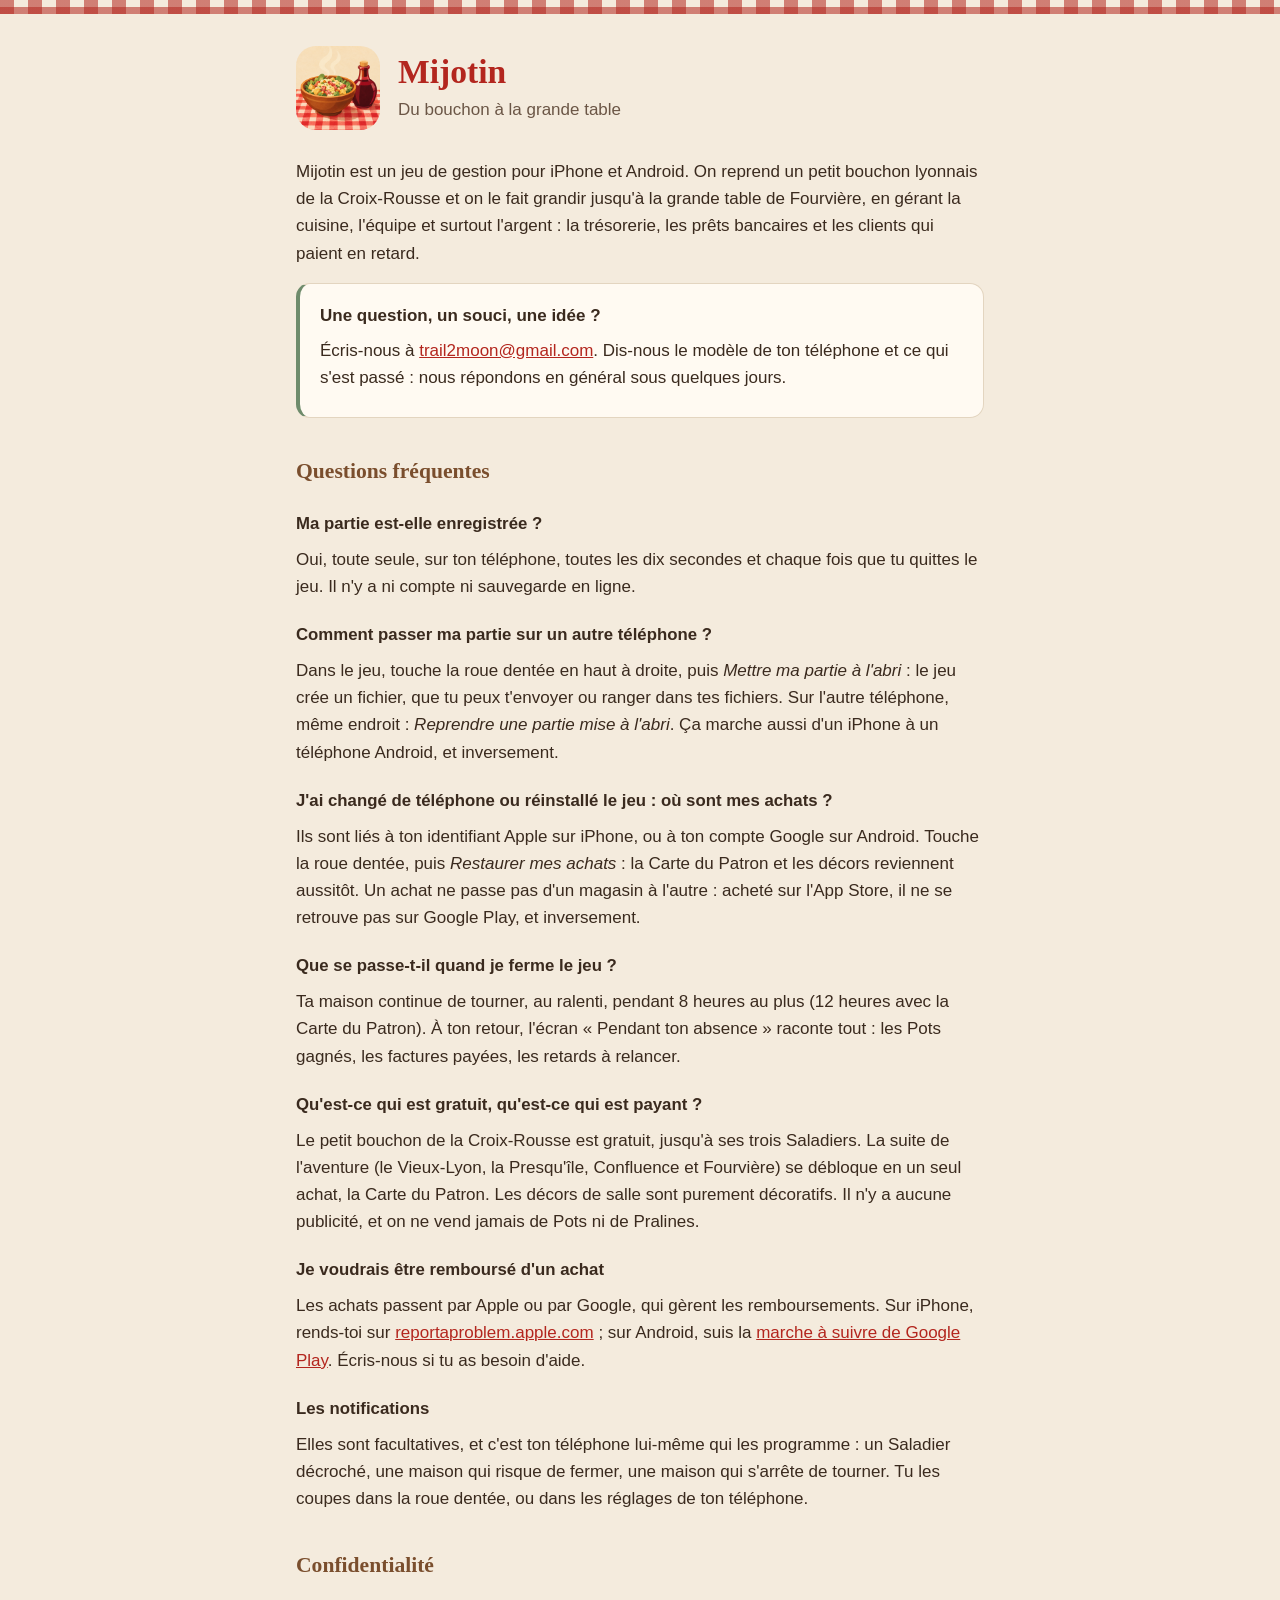
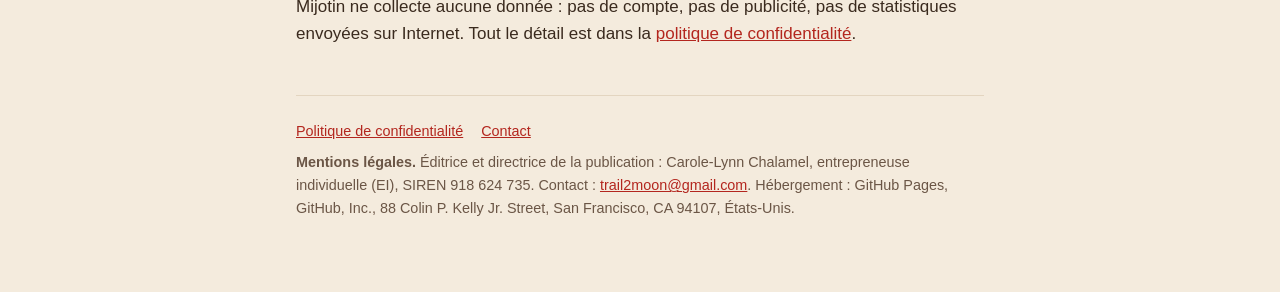
<file: index.html>
<!doctype html>
<html lang="fr">
<head>
<meta charset="utf-8">
<meta name="viewport" content="width=device-width, initial-scale=1">
<title>Mijotin · Assistance</title>
<meta name="description" content="Mijotin, jeu de gestion d'un bouchon lyonnais : aide, questions fréquentes et contact.">
<link rel="icon" href="icone.png">
<link rel="apple-touch-icon" href="apple-touch-icon.png">
<link rel="stylesheet" href="style.css">
</head>
<body>
<div class="nappe" aria-hidden="true"></div>
<main>
  <header class="titre">
    <img src="icone.png" alt="L'icône de Mijotin">
    <div>
      <h1>Mijotin</h1>
      <p class="sous-titre">Du bouchon à la grande table</p>
    </div>
  </header>

  <p>Mijotin est un jeu de gestion pour iPhone et Android. On reprend un petit bouchon lyonnais de la Croix-Rousse et on le fait grandir jusqu'à la grande table de Fourvière, en gérant la cuisine, l'équipe et surtout l'argent : la trésorerie, les prêts bancaires et les clients qui paient en retard.</p>

  <div class="carte encadre">
    <strong>Une question, un souci, une idée ?</strong>
    <p>Écris-nous à <a href="mailto:trail2moon@gmail.com">trail2moon@gmail.com</a>. Dis-nous le modèle de ton téléphone et ce qui s'est passé : nous répondons en général sous quelques jours.</p>
  </div>

  <h2>Questions fréquentes</h2>

  <h3>Ma partie est-elle enregistrée ?</h3>
  <p>Oui, toute seule, sur ton téléphone, toutes les dix secondes et chaque fois que tu quittes le jeu. Il n'y a ni compte ni sauvegarde en ligne.</p>

  <h3>Comment passer ma partie sur un autre téléphone ?</h3>
  <p>Dans le jeu, touche la roue dentée en haut à droite, puis <em>Mettre ma partie à l'abri</em> : le jeu crée un fichier, que tu peux t'envoyer ou ranger dans tes fichiers. Sur l'autre téléphone, même endroit : <em>Reprendre une partie mise à l'abri</em>. Ça marche aussi d'un iPhone à un téléphone Android, et inversement.</p>

  <h3>J'ai changé de téléphone ou réinstallé le jeu : où sont mes achats ?</h3>
  <p>Ils sont liés à ton identifiant Apple sur iPhone, ou à ton compte Google sur Android. Touche la roue dentée, puis <em>Restaurer mes achats</em> : la Carte du Patron et les décors reviennent aussitôt. Un achat ne passe pas d'un magasin à l'autre : acheté sur l'App Store, il ne se retrouve pas sur Google Play, et inversement.</p>

  <h3>Que se passe-t-il quand je ferme le jeu ?</h3>
  <p>Ta maison continue de tourner, au ralenti, pendant 8 heures au plus (12 heures avec la Carte du Patron). À ton retour, l'écran « Pendant ton absence » raconte tout : les Pots gagnés, les factures payées, les retards à relancer.</p>

  <h3>Qu'est-ce qui est gratuit, qu'est-ce qui est payant ?</h3>
  <p>Le petit bouchon de la Croix-Rousse est gratuit, jusqu'à ses trois Saladiers. La suite de l'aventure (le Vieux-Lyon, la Presqu'île, Confluence et Fourvière) se débloque en un seul achat, la Carte du Patron. Les décors de salle sont purement décoratifs. Il n'y a aucune publicité, et on ne vend jamais de Pots ni de Pralines.</p>

  <h3>Je voudrais être remboursé d'un achat</h3>
  <p>Les achats passent par Apple ou par Google, qui gèrent les remboursements. Sur iPhone, rends-toi sur <a href="https://reportaproblem.apple.com">reportaproblem.apple.com</a> ; sur Android, suis la <a href="https://support.google.com/googleplay/answer/2479637?hl=fr">marche à suivre de Google Play</a>. Écris-nous si tu as besoin d'aide.</p>

  <h3>Les notifications</h3>
  <p>Elles sont facultatives, et c'est ton téléphone lui-même qui les programme : un Saladier décroché, une maison qui risque de fermer, une maison qui s'arrête de tourner. Tu les coupes dans la roue dentée, ou dans les réglages de ton téléphone.</p>

  <h2>Confidentialité</h2>
  <p>Mijotin ne collecte aucune donnée : pas de compte, pas de publicité, pas de statistiques envoyées sur Internet. Tout le détail est dans la <a href="confidentialite.html">politique de confidentialité</a>.</p>

  <footer>
    <nav class="liens">
      <a href="confidentialite.html">Politique de confidentialité</a>
      <a href="mailto:trail2moon@gmail.com">Contact</a>
    </nav>
    <p><strong>Mentions légales.</strong> Éditrice et directrice de la publication : Carole-Lynn Chalamel, entrepreneuse individuelle (EI), SIREN 918 624 735. Contact : <a href="mailto:trail2moon@gmail.com">trail2moon@gmail.com</a>. Hébergement : GitHub Pages, GitHub, Inc., 88 Colin P. Kelly Jr. Street, San Francisco, CA 94107, États-Unis.</p>
  </footer>
</main>
</body>
</html>
</file>
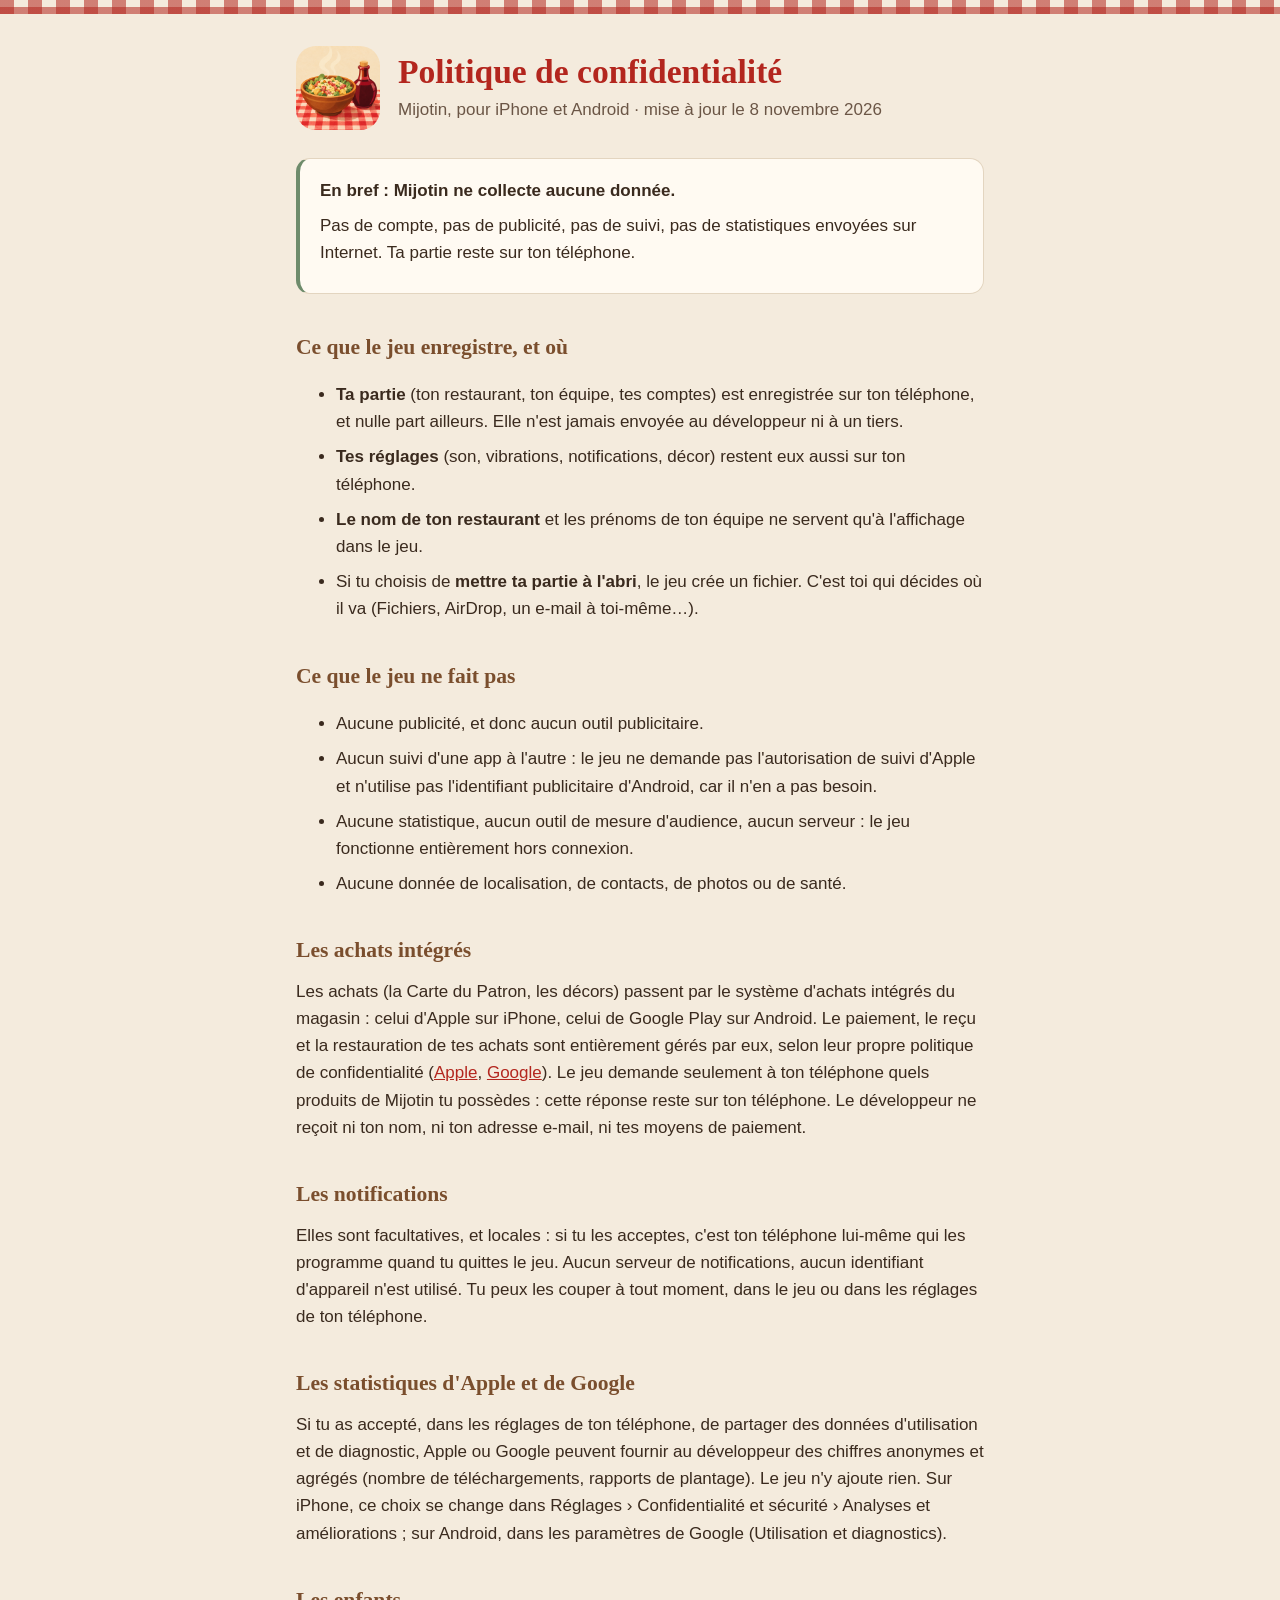
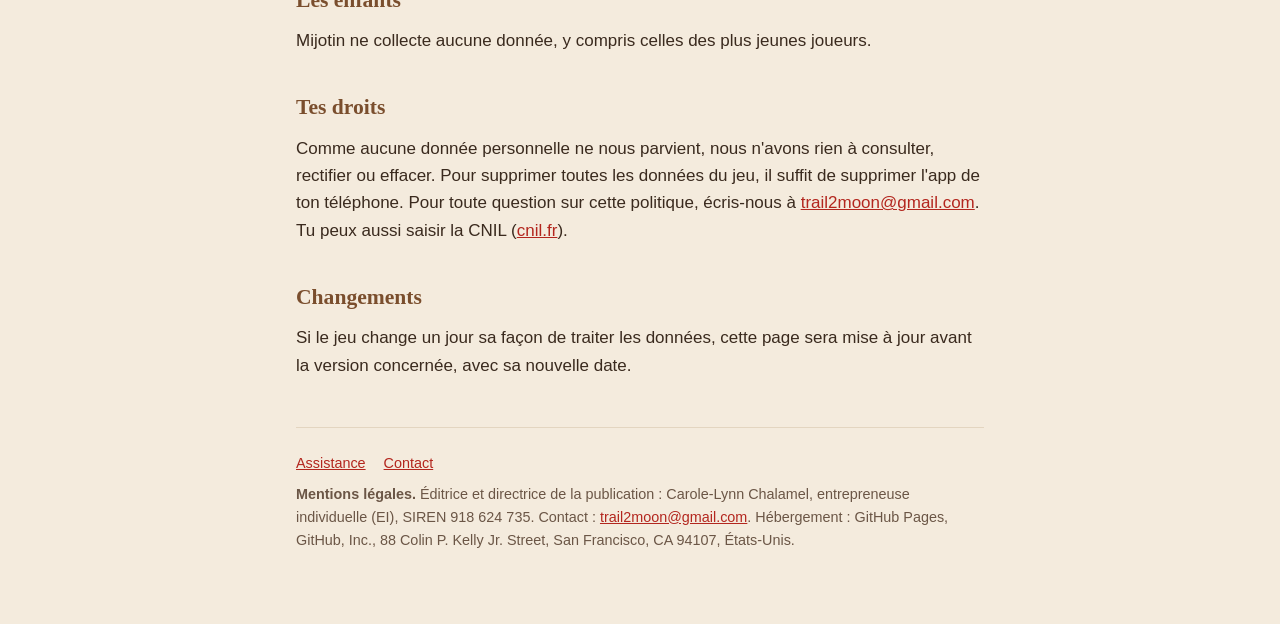
<file: confidentialite.html>
<!doctype html>
<html lang="fr">
<head>
<meta charset="utf-8">
<meta name="viewport" content="width=device-width, initial-scale=1">
<title>Mijotin · Confidentialité</title>
<meta name="description" content="Politique de confidentialité de Mijotin : aucune donnée collectée.">
<link rel="icon" href="icone.png">
<link rel="apple-touch-icon" href="apple-touch-icon.png">
<link rel="stylesheet" href="style.css">
</head>
<body>
<div class="nappe" aria-hidden="true"></div>
<main>
  <header class="titre">
    <img src="icone.png" alt="L'icône de Mijotin">
    <div>
      <h1>Politique de confidentialité</h1>
      <p class="sous-titre">Mijotin, pour iPhone et Android · mise à jour le 8 novembre 2026</p>
    </div>
  </header>

  <div class="carte encadre">
    <strong>En bref : Mijotin ne collecte aucune donnée.</strong>
    <p>Pas de compte, pas de publicité, pas de suivi, pas de statistiques envoyées sur Internet. Ta partie reste sur ton téléphone.</p>
  </div>

  <h2>Ce que le jeu enregistre, et où</h2>
  <ul>
    <li><strong>Ta partie</strong> (ton restaurant, ton équipe, tes comptes) est enregistrée sur ton téléphone, et nulle part ailleurs. Elle n'est jamais envoyée au développeur ni à un tiers.</li>
    <li><strong>Tes réglages</strong> (son, vibrations, notifications, décor) restent eux aussi sur ton téléphone.</li>
    <li><strong>Le nom de ton restaurant</strong> et les prénoms de ton équipe ne servent qu'à l'affichage dans le jeu.</li>
    <li>Si tu choisis de <strong>mettre ta partie à l'abri</strong>, le jeu crée un fichier. C'est toi qui décides où il va (Fichiers, AirDrop, un e-mail à toi-même…).</li>
  </ul>

  <h2>Ce que le jeu ne fait pas</h2>
  <ul>
    <li>Aucune publicité, et donc aucun outil publicitaire.</li>
    <li>Aucun suivi d'une app à l'autre : le jeu ne demande pas l'autorisation de suivi d'Apple et n'utilise pas l'identifiant publicitaire d'Android, car il n'en a pas besoin.</li>
    <li>Aucune statistique, aucun outil de mesure d'audience, aucun serveur : le jeu fonctionne entièrement hors connexion.</li>
    <li>Aucune donnée de localisation, de contacts, de photos ou de santé.</li>
  </ul>

  <h2>Les achats intégrés</h2>
  <p>Les achats (la Carte du Patron, les décors) passent par le système d'achats intégrés du magasin : celui d'Apple sur iPhone, celui de Google Play sur Android. Le paiement, le reçu et la restauration de tes achats sont entièrement gérés par eux, selon leur propre politique de confidentialité (<a href="https://www.apple.com/fr/legal/privacy/">Apple</a>, <a href="https://policies.google.com/privacy?hl=fr">Google</a>). Le jeu demande seulement à ton téléphone quels produits de Mijotin tu possèdes : cette réponse reste sur ton téléphone. Le développeur ne reçoit ni ton nom, ni ton adresse e-mail, ni tes moyens de paiement.</p>

  <h2>Les notifications</h2>
  <p>Elles sont facultatives, et locales : si tu les acceptes, c'est ton téléphone lui-même qui les programme quand tu quittes le jeu. Aucun serveur de notifications, aucun identifiant d'appareil n'est utilisé. Tu peux les couper à tout moment, dans le jeu ou dans les réglages de ton téléphone.</p>

  <h2>Les statistiques d'Apple et de Google</h2>
  <p>Si tu as accepté, dans les réglages de ton téléphone, de partager des données d'utilisation et de diagnostic, Apple ou Google peuvent fournir au développeur des chiffres anonymes et agrégés (nombre de téléchargements, rapports de plantage). Le jeu n'y ajoute rien. Sur iPhone, ce choix se change dans Réglages › Confidentialité et sécurité › Analyses et améliorations ; sur Android, dans les paramètres de Google (Utilisation et diagnostics).</p>

  <h2>Les enfants</h2>
  <p>Mijotin ne collecte aucune donnée, y compris celles des plus jeunes joueurs.</p>

  <h2>Tes droits</h2>
  <p>Comme aucune donnée personnelle ne nous parvient, nous n'avons rien à consulter, rectifier ou effacer. Pour supprimer toutes les données du jeu, il suffit de supprimer l'app de ton téléphone. Pour toute question sur cette politique, écris-nous à <a href="mailto:trail2moon@gmail.com">trail2moon@gmail.com</a>. Tu peux aussi saisir la CNIL (<a href="https://www.cnil.fr">cnil.fr</a>).</p>

  <h2>Changements</h2>
  <p>Si le jeu change un jour sa façon de traiter les données, cette page sera mise à jour avant la version concernée, avec sa nouvelle date.</p>

  <footer>
    <nav class="liens">
      <a href="index.html">Assistance</a>
      <a href="mailto:trail2moon@gmail.com">Contact</a>
    </nav>
    <p><strong>Mentions légales.</strong> Éditrice et directrice de la publication : Carole-Lynn Chalamel, entrepreneuse individuelle (EI), SIREN 918 624 735. Contact : <a href="mailto:trail2moon@gmail.com">trail2moon@gmail.com</a>. Hébergement : GitHub Pages, GitHub, Inc., 88 Colin P. Kelly Jr. Street, San Francisco, CA 94107, États-Unis.</p>
  </footer>
</main>
</body>
</html>
</file>
<file: style.css>
/* Les pages publiques de Mijotin (assistance et confidentialité), aux couleurs du jeu. Aucune ressource externe. */
:root {
  --fond: #f4ebdd;
  --carte: #fffaf2;
  --encre: #3a2a1e;
  --doux: #6b5646;
  --rouge: #b3261e;
  --bois: #7a4e2d;
  --sauge: #6e8b6b;
  --trait: #e3d5c0;
}
@media (prefers-color-scheme: dark) {
  :root {
    --fond: #211812;
    --carte: #2c211a;
    --encre: #f4ebdd;
    --doux: #cdbba6;
    --rouge: #ec6a5f;
    --bois: #d8a97f;
    --sauge: #9dbb99;
    --trait: #45362a;
  }
}
* {
  box-sizing: border-box;
}
html {
  -webkit-text-size-adjust: 100%;
}
body {
  margin: 0;
  background: var(--fond);
  color: var(--encre);
  font: 17px/1.6 -apple-system, BlinkMacSystemFont, 'Segoe UI', Roboto, sans-serif;
}
.nappe {
  height: 14px;
  background:
    repeating-linear-gradient(90deg, rgba(179, 38, 30, 0.55) 0 14px, transparent 14px 28px),
    repeating-linear-gradient(0deg, rgba(179, 38, 30, 0.55) 0 7px, transparent 7px 14px);
}
main {
  max-width: 720px;
  margin: 0 auto;
  padding: 32px 16px 64px;
}
header.titre {
  display: flex;
  align-items: center;
  gap: 18px;
  margin-bottom: 28px;
}
header.titre img {
  width: 84px;
  height: 84px;
  border-radius: 20px;
  flex-shrink: 0;
}
h1 {
  margin: 0;
  font-family: Georgia, 'Times New Roman', serif;
  color: var(--rouge);
  font-size: 2.1rem;
  line-height: 1.15;
}
.sous-titre {
  margin: 4px 0 0;
  color: var(--doux);
}
h2 {
  font-family: Georgia, 'Times New Roman', serif;
  color: var(--bois);
  font-size: 1.35rem;
  margin: 36px 0 10px;
}
h3 {
  font-size: 1.05rem;
  margin: 22px 0 4px;
}
p,
li {
  margin: 8px 0;
}
a {
  color: var(--rouge);
}
.carte {
  background: var(--carte);
  border: 1px solid var(--trait);
  border-radius: 14px;
  padding: 18px 20px;
  margin: 16px 0;
}
.encadre {
  border-left: 4px solid var(--sauge);
}
nav.liens {
  display: flex;
  flex-wrap: wrap;
  gap: 8px 18px;
  margin: 8px 0 0;
}
footer {
  margin-top: 48px;
  color: var(--doux);
  font-size: 0.9rem;
  border-top: 1px solid var(--trait);
  padding-top: 16px;
}
</file>
